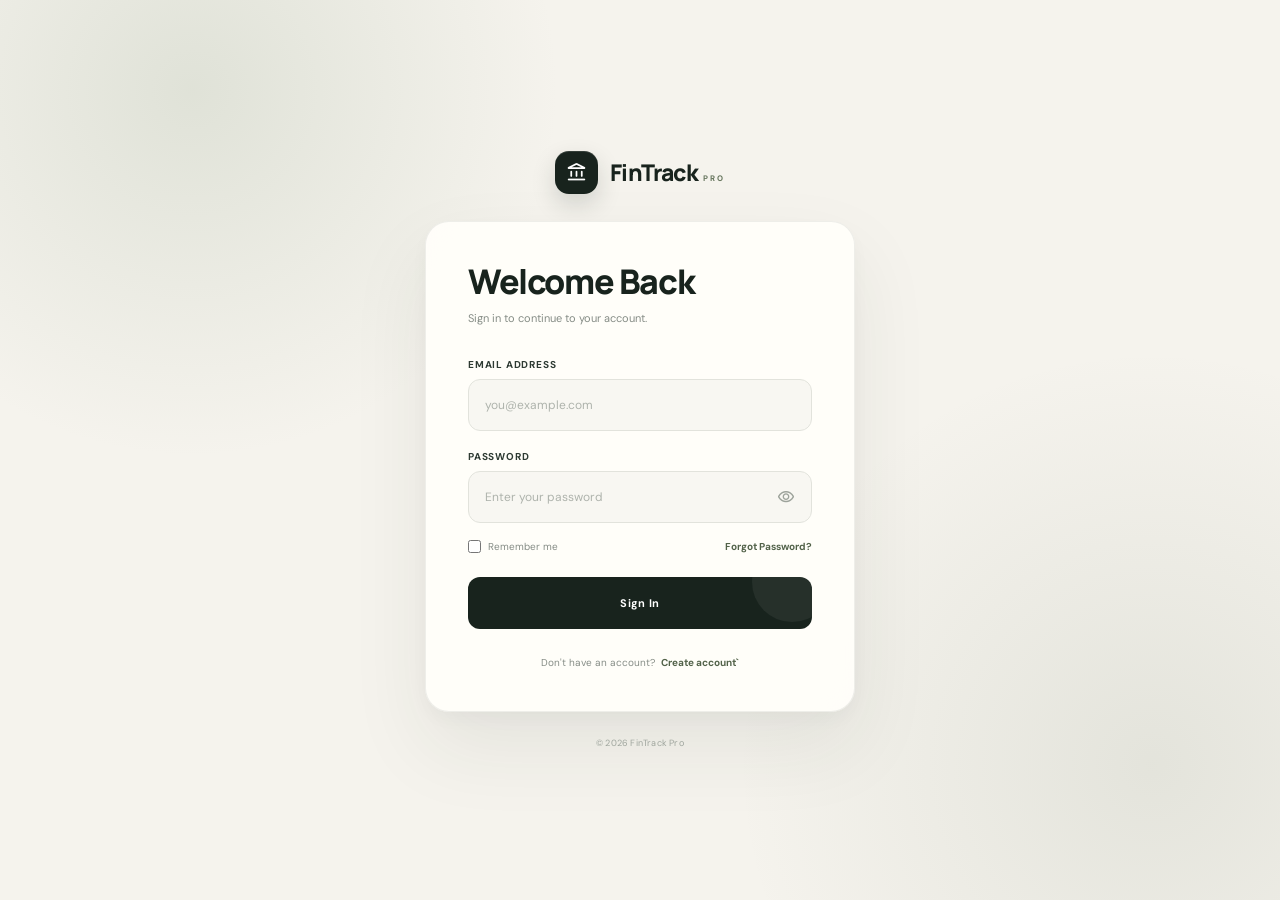
<file: fintrack/index.html>
<!DOCTYPE html>
<html lang="en">
<head>
  <meta charset="UTF-8">
  <meta name="viewport" content="width=device-width, initial-scale=1.0">
  <title>FinTrack Pro - Login</title>
  <link rel="stylesheet" href="auth.css">
  <link rel="stylesheet" href="https://fonts.googleapis.com/css2?family=Material+Symbols+Rounded:opsz,wght,FILL,GRAD@20..48,100..700,0..1,-50..200" />
</head>
<body class="auth-page">
  <main class="auth-container">
    <div class="auth-logo">
      <div class="logo-icon">
        <span class="material-symbols-rounded">account_balance</span>
      </div>

      <div>
        <h1>FinTrack</h1> <span>Pro</span>
      </div>
    </div>

    <section class="auth-card">
      <div class="auth-header">
        <h2 class="authTitle">Welcome Back</h2>
        <p class="authSubtitle">
          Sign in to continue to your account.
        </p>
      </div>

      <form id="authForm">

        <div class="form-group register-field hidden">
          <label for="name">Full Name</label>
          <input type="text" id="name" placeholder="Enter your full name">
        </div>

        <div class="form-group">
          <label for="email">Email Address</label>
          <input type="email" id="email" placeholder="you@example.com" required>
        </div>

        <div class="form-group">
          <label for="password">Password</label>

          <div class="password">
            <input type="password" id="password" placeholder="Enter your password" required>

            <button type="button" class="password-toggle" id="passwordToggle">
              <span class="material-symbols-rounded">
                visibility
                </span>
            </button>
          </div>
        </div>

        <div class="form-options login-only">
          <label class="checkbox-label">
            <input type="checkbox">
            <span>Remember me</span>
          </label>

          <button type="button" class="text-button">
            Forgot Password?
          </button>
        </div>

        <button
        type="submit"
        class="primary-button" id="authSubmit"
        >Sign In</button>
      </form>

      <p class="auth-switch">
        <span id="switchText">
          Don't have an account?
        </span>

        <button type="button" id="switchAuth">
          Create account`
        </button>
      </p>
    </section>

    <p class="auth-footer">
      &copy; 2026 FinTrack Pro
    </p>
  </main>

  <script src="auth.js"></script>
</body>
</html>
</file>
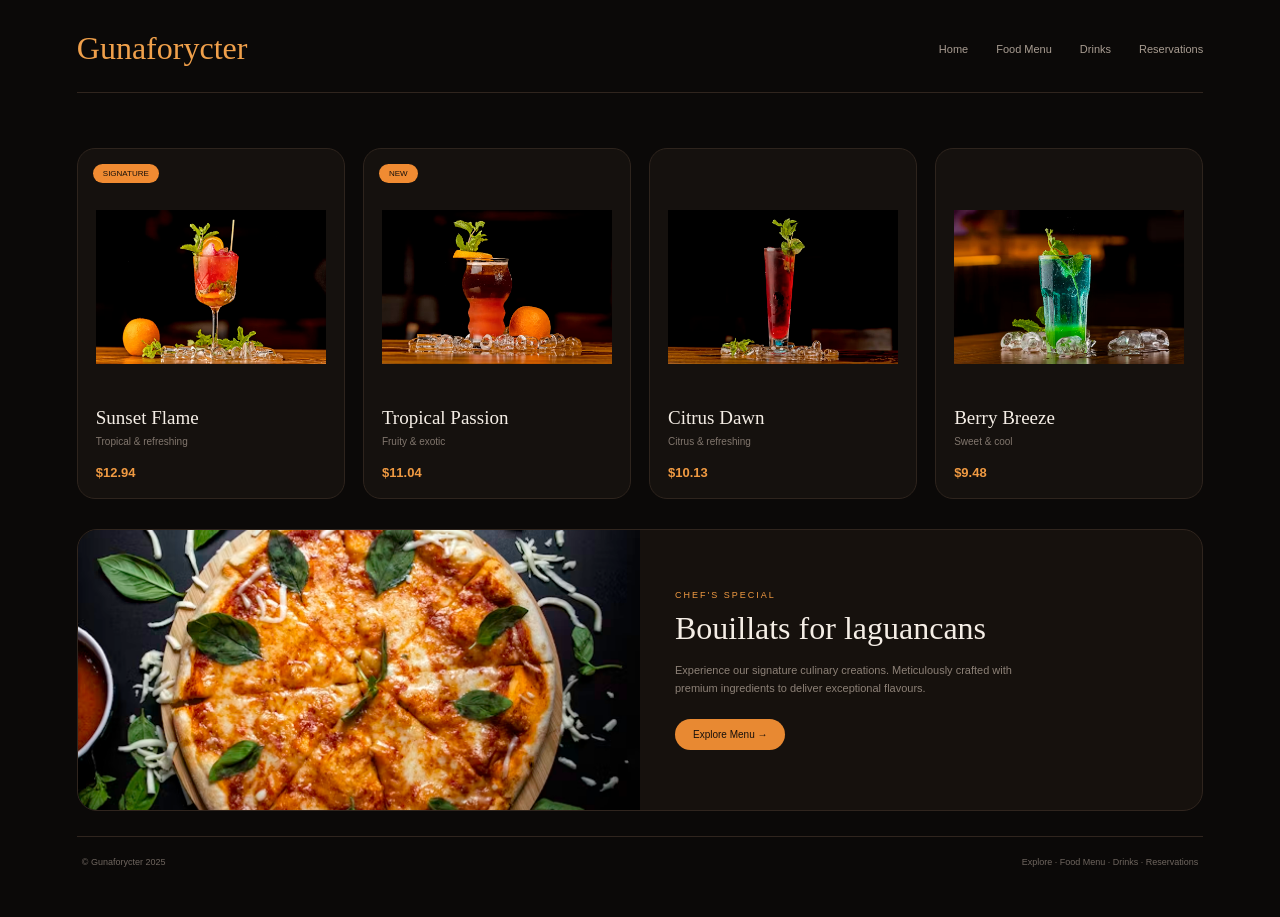
<file: gunaforycter/index.html>
<!DOCTYPE html>
<html lang="en">
<head>
  <meta charset="UTF-8">
  <meta name="viewport" content="width=device-width, initial-scale=1.0">
  <title>Gunaforycter</title>
  <link rel="stylesheet" href="style.css">
</head>

<body>

  <header>
    <h1>Gunaforycter</h1>

    <nav>
      <a href="#">Home</a>
      <a href="#">Food Menu</a>
      <a href="#">Drinks</a>
      <a href="#">Reservations</a>
    </nav>
  </header>

  <main>

    <section class="drinks">

      <div class="drink-card">
        <span>signature</span>
        <img src="./assets/mocktail-one.avif" alt="sunset flame">
        <h2>Sunset Flame</h2>
        <p>Tropical & refreshing</p>
        <strong>$12.94</strong>
      </div>

      <div class="drink-card">
        <span>new</span>
        <img src="./assets/mocktail-two.avif" alt="tropical passion">
        <h2>Tropical Passion</h2>
        <p>Fruity & exotic</p>
        <strong>$11.04</strong>
      </div>

      <div class="drink-card">
        <img src="./assets/mocktail-three.avif" alt="citrus dawn">
        <h2>Citrus Dawn</h2>
        <p>Citrus & refreshing</p>
        <strong>$10.13</strong>
      </div>

      <div class="drink-card">
        <img src="./assets/mocktail-four.avif" alt="berry breeze">
        <h2>Berry Breeze</h2>
        <p>Sweet & cool</p>
        <strong>$9.48</strong>
      </div>

    </section>

    <section class="special">

      <img src="./assets/food.avif" alt="chef's special">

      <div>
        <p>chef's special</p>
        <h2>Bouillats for laguancans</h2>
        <p>
          Experience our signature culinary creations.
          Meticulously crafted with premium ingredients
          to deliver exceptional flavours.
        </p>

        <button>Explore Menu →</button>
      </div>

    </section>

  </main>

  <footer>
    <p>© Gunaforycter 2025</p>
    <p>Explore · Food Menu · Drinks · Reservations</p>
  </footer>

</body>
</html>
</file>
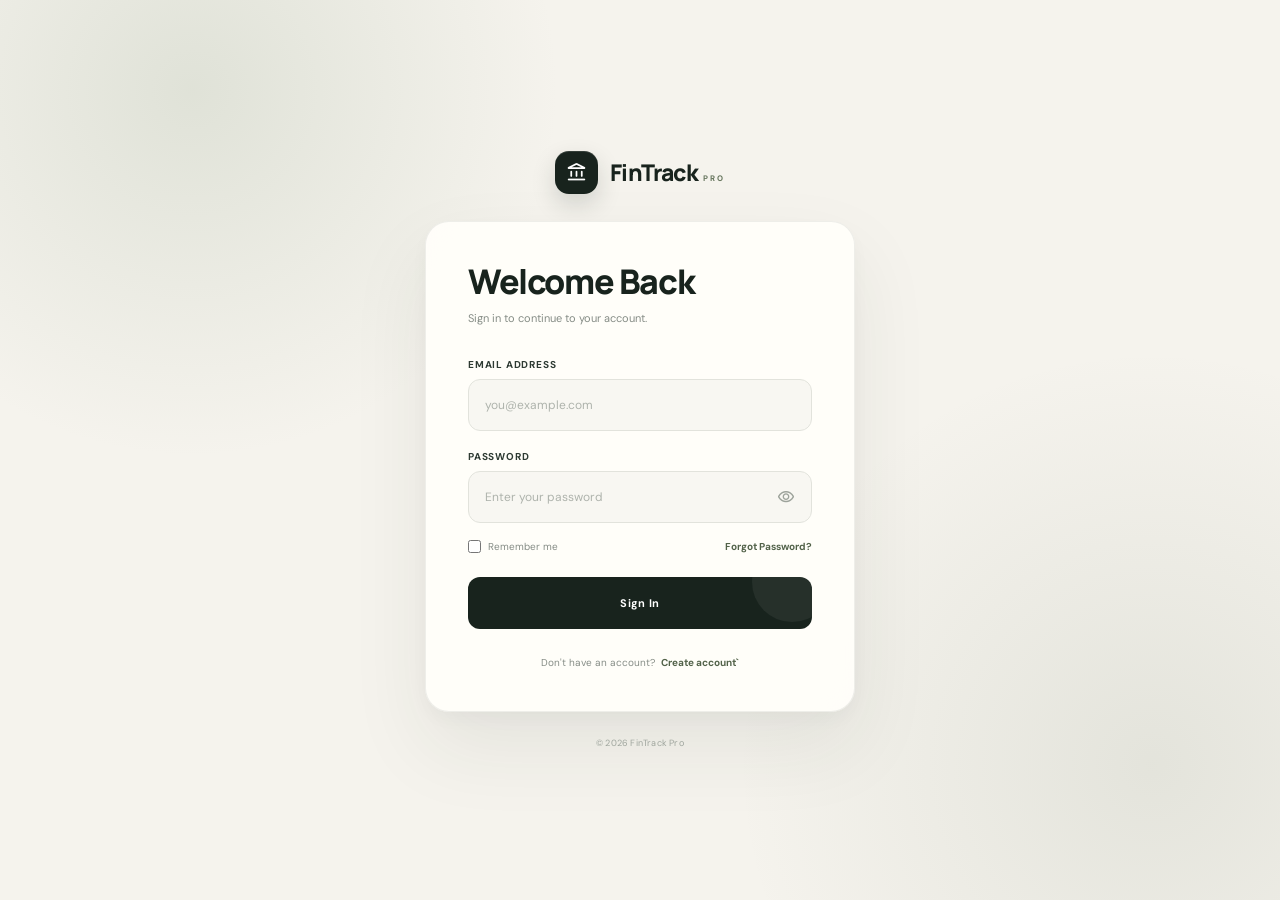
<file: fintrack/dashboard.html>
<!DOCTYPE html>
<html lang="en">
<head>
  <meta charset="UTF-8">
  <meta name="viewport" content="width=device-width, initial-scale=1.0">
  <title>FinTrack Pro — Dashboard</title>

  <link rel="stylesheet" href="style.css">

  <link
    rel="stylesheet"
    href="https://fonts.googleapis.com/css2?family=Material+Symbols+Rounded:opsz,wght,FILL,GRAD@20..48,400,0,0"
  >
</head>

<body class="dashboard-page">

  <main class="app">

    <aside class="sidebar">

      <div class="sidebar-brand">
        <div class="brand-icon">
          <span class="material-symbols-rounded">account_balance</span>
        </div>

        <div>
          <h2>FinTrack Pro</h2>
          <p>Enterprise Finance</p>
        </div>
      </div>

      <nav class="sidebar-nav">

        <button class="nav-item active" data-page="dashboard">
          <span class="material-symbols-rounded">dashboard</span>
          <span>Dashboard</span>
        </button>

        <button class="nav-item" data-page="settings">
          <span class="material-symbols-rounded">settings</span>
          <span>Settings</span>
        </button>

      </nav>

      <button class="add-transaction sidebar-add" id="openTransaction">
        <span class="material-symbols-rounded">add</span>
        Add Transaction
      </button>

    </aside>

    <div class="main-area">

      <header class="top-nav">

        <div></div>

        <div class="user-area">

          <span id="username">aiesha</span>

          <button class="logout-button" id="logoutButton">
            <span class="material-symbols-rounded">logout</span>
            Logout
          </button>

        </div>

      </header>

      <div class="content">

        <section class="page dashboard-view">

          <div class="page-heading">
            <div>
              <h1>Financial Overview</h1>
              <p>Real-time tracking application</p>
            </div>
          </div>

          <div class="stats-grid">

            <article class="stat-card">
              <div class="stat-icon">
                <span class="material-symbols-rounded">account_balance</span>
              </div>

              <div>
                <p>Current Balance</p>
                <h2 id="balance">$0.00</h2>
              </div>
            </article>

            <article class="stat-card income-card">
              <div class="stat-icon">
                <span class="material-symbols-rounded">trending_up</span>
              </div>

              <div>
                <p>Total Income</p>
                <h2 id="income">$0.00</h2>
              </div>
            </article>

            <article class="stat-card expense-card">
              <div class="stat-icon">
                <span class="material-symbols-rounded">trending_down</span>
              </div>

              <div>
                <p>Total Expense</p>
                <h2 id="expense">$0.00</h2>
              </div>
            </article>

            <article class="stat-card">
              <div class="stat-icon">
                <span class="material-symbols-rounded">receipt_long</span>
              </div>

              <div>
                <p>Total Transactions</p>
                <h2 id="transactionCount">0</h2>
              </div>
            </article>

          </div>

          <div class="dashboard-grid">

            <section class="panel chart-panel">

              <div class="panel-heading">
                <h2>Cash Flow Analysis</h2>
              </div>

              <div class="chart-wrapper">

                <div class="chart-legend">
                  <span>
                    <i class="income-dot"></i>
                    Income
                  </span>

                  <span>
                    <i class="expense-dot"></i>
                    Expenses
                  </span>
                </div>

                <div class="chart">
                  <div class="chart-y-axis">
                    <span>1.0</span>
                    <span>0.9</span>
                    <span>0.8</span>
                    <span>0.7</span>
                    <span>0.6</span>
                    <span>0.5</span>
                    <span>0.4</span>
                    <span>0.3</span>
                    <span>0.2</span>
                    <span>0.1</span>
                    <span>0</span>
                  </div>

                  <div class="chart-area" id="chartArea">
                    <div class="empty-chart">
                      Add transactions to see your cash flow.
                    </div>
                  </div>

                  <p class="chart-label">Income vs Expenses</p>
                </div>

              </div>

            </section>

            <section class="panel preferences-panel">

              <h2>Preferences</h2>

              <div class="preference-row">
                <span>Dark Mode</span>

                <label class="switch">
                  <input type="checkbox" id="themeToggle" checked>
                  <span class="slider"></span>
                </label>
              </div>

              <button class="reset-button" id="resetData">
                <span class="material-symbols-rounded">delete</span>
                Reset All Data
              </button>

            </section>

          </div>

          <section class="panel transactions-panel">

            <div class="panel-heading">
              <h2>All Transactions</h2>
            </div>

            <div class="transaction-toolbar">

              <div class="search-box">
                <span class="material-symbols-rounded">search</span>

                <input
                  type="text"
                  id="searchTransactions"
                  placeholder="Search transactions..."
                >
              </div>

              <select id="transactionFilter">
                <option value="all">All Types</option>
                <option value="income">Income</option>
                <option value="expense">Expense</option>
              </select>

            </div>

            <div class="transaction-table">

              <div class="table-header">
                <span>DATE</span>
                <span>DESCRIPTION</span>
                <span>CATEGORY</span>
                <span>AMOUNT</span>
                <span>ACTIONS</span>
              </div>

              <div id="transactionList"></div>

            </div>

          </section>

        </section>

        <section class="page settings-view hidden">

          <div class="page-heading">
            <div>
              <h1>Settings</h1>
              <p>Manage your account profile and app formatting.</p>
            </div>
          </div>

          <section class="panel profile-panel">

            <h2>Profile Details</h2>

            <form id="profileForm">

              <div class="profile-grid">

                <div class="form-group">
                  <label for="profileName">Full Name</label>
                  <input type="text" id="profileName">
                </div>

                <div class="form-group">
                  <label for="currency">Primary Currency</label>

                  <select id="currency">
                    <option value="INR">INR (₹)</option>
                    <option value="USD">USD ($)</option>
                    <option value="EUR">EUR (€)</option>
                    <option value="GBP">GBP (£)</option>
                  </select>
                </div>

              </div>

              <button class="primary-button save-button" type="submit">
                Save Changes
              </button>

            </form>

          </section>

        </section>

      </div>

    </div>

  </main>

  <div class="modal-overlay hidden" id="transactionModal">

    <div class="transaction-modal">

      <div class="modal-header">
        <h2>Add Transaction</h2>

        <button id="closeTransaction">
          <span class="material-symbols-rounded">close</span>
        </button>
      </div>

      <form id="transactionForm">

        <div class="form-group">
          <label for="transactionType">Type</label>

          <select id="transactionType" required>
            <option value="expense">Expense</option>
            <option value="income">Income</option>
          </select>
        </div>

        <div class="form-group">
          <label for="description">Description</label>

          <input
            type="text"
            id="description"
            placeholder="e.g. Amazon, Salary, Coffee"
            required
          >
        </div>

        <div class="form-row">

          <div class="form-group">
            <label for="amount">Amount</label>

            <input
              type="number"
              id="amount"
              min="0"
              step="0.01"
              required
            >
          </div>

          <div class="form-group">
            <label for="date">Date</label>

            <input
              type="date"
              id="date"
              required
            >
          </div>

        </div>

        <div class="form-group">
          <label for="category">Category</label>

          <select id="category" required>
            <option value="">Select a category</option>
            <option value="food">Food</option>
            <option value="shopping">Shopping</option>
            <option value="transport">Transport</option>
            <option value="salary">Salary</option>
            <option value="freelance">Freelance</option>
            <option value="bills">Bills</option>
            <option value="entertainment">Entertainment</option>
            <option value="health">Health</option>
            <option value="other">Other</option>
          </select>
        </div>

        <button class="primary-button" type="submit">
          Add Transaction
        </button>

      </form>

    </div>

  </div>

  <script src="script.js"></script>

</body>
</html>
</file>
<file: fintrack/auth.css>
@import url('https://fonts.googleapis.com/css2?family=DM+Sans:wght@400;500;600;700&family=Manrope:wght@500;600;700;800&display=swap');

* {
  margin: 0;
  padding: 0;
  box-sizing: border-box;
}

:root {
  --ink: #18231d;
  --ink-soft: #2d3a32;

  --olive: #66755d;
  --olive-dark: #526249;

  --sage: #a8b6a0;
  --sage-light: #e6ebe2;

  --cream: #f5f3ed;
  --paper: #fffefa;
  --input: #f8f7f2;

  --text: #263029;
  --muted: #858c85;
  --placeholder: #aeb3ac;

  --border: #e2e3dc;
}

html,
body {
  min-height: 100%;
}

body {
  font-family: "dm sans", sans-serif;
  background: var(--cream);
  color: var(--text);
}

button,
input {
  font: inherit;
}

button {
  cursor: pointer;
}

.hidden {
  display: none !important;
}

/* material icons */

.material-symbols-rounded {
  font-family: "Material Symbols Rounded";
  font-weight: normal;
  font-style: normal;
  font-size: 20px;
  line-height: 1;
  letter-spacing: normal;
  text-transform: none;
  display: inline-block;
  white-space: nowrap;
  word-wrap: normal;
  direction: ltr;
  -webkit-font-feature-settings: "liga";
  -webkit-font-smoothing: antialiased;
  font-feature-settings: "liga";
  font-variation-settings:
    "FILL" 0,
    "wght" 400,
    "GRAD" 0,
    "opsz" 24;
}

/* page */

.auth-page {
  min-height: 100vh;

  display: flex;
  align-items: center;
  justify-content: center;

  padding: 40px 24px;

  background:
    radial-gradient(
      circle at 15% 10%,
      rgba(168, 182, 160, 0.28),
      transparent 27%
    ),
    radial-gradient(
      circle at 90% 85%,
      rgba(102, 117, 93, 0.12),
      transparent 30%
    ),
    var(--cream);
}

/* container */

.auth-container {
  width: 100%;
  max-width: 430px;

  display: flex;
  flex-direction: column;
  align-items: center;
}

/* logo */

.auth-logo {
  display: flex;
  align-items: center;
  gap: 12px;

  margin-bottom: 27px;
}

.logo-icon {
  width: 43px;
  height: 43px;

  display: flex;
  align-items: center;
  justify-content: center;

  border-radius: 14px;

  background: var(--ink);
  color: #fff;

  box-shadow:
    0 10px 25px rgba(24, 35, 29, 0.16),
    inset 0 1px 0 rgba(255, 255, 255, 0.12);
}

.logo-icon .material-symbols-rounded {
  font-size: 21px;
}

.auth-logo > div:last-child {
  display: flex;
  align-items: baseline;
  gap: 5px;
}

.auth-logo h1 {
  font-family: "manrope", serif;

  color: var(--ink);
  font-size: 23px;
  font-weight: 800;

  letter-spacing: -0.8px;
}

.auth-logo > div:last-child span {
  color: var(--olive);

  font-size: 8px;
  font-weight: 700;

  text-transform: uppercase;
  letter-spacing: 2px;
}

/* card */

.auth-card {
  width: 100%;

  padding: 42px;

  background: rgba(255, 254, 250, 0.94);

  border: 1px solid rgba(24, 35, 29, 0.07);
  border-radius: 24px;

  box-shadow:
    0 35px 80px rgba(38, 48, 41, 0.08),
    0 8px 25px rgba(38, 48, 41, 0.04);

  backdrop-filter: blur(20px);
}

/* header */

.auth-header {
  margin-bottom: 31px;
}

.auth-header h2 {
  font-family: "manrope", serif;

  color: var(--ink);

  font-size: 34px;
  font-weight: 800;

  line-height: 1.05;
  letter-spacing: -1.4px;
}

.auth-header p {
  max-width: 280px;

  margin-top: 10px;

  color: var(--muted);

  font-size: 11px;
  line-height: 1.65;
}

/* form */

.auth-card form {
  display: flex;
  flex-direction: column;
  gap: 19px;
}

.form-group {
  display: flex;
  flex-direction: column;
  gap: 8px;
}

.form-group label {
  color: var(--ink-soft);

  font-size: 10px;
  font-weight: 700;

  text-transform: uppercase;
  letter-spacing: 0.8px;
}

.form-group input {
  width: 100%;
  height: 52px;

  padding: 0 16px;

  border: 1px solid var(--border);
  border-radius: 12px;

  outline: none;

  background: var(--input);
  color: var(--text);

  font-size: 12px;

  transition:
    border-color 0.2s ease,
    background 0.2s ease,
    box-shadow 0.2s ease;
}

.form-group input:hover {
  border-color: #cfd3ca;
}

.form-group input::placeholder {
  color: var(--placeholder);
}

.form-group input:focus {
  border-color: var(--olive);

  background: var(--paper);

  box-shadow:
    0 0 0 3px rgba(102, 117, 93, 0.1),
    0 8px 20px rgba(38, 48, 41, 0.035);
}

/* password */

.password {
  position: relative;
}

.password input {
  padding-right: 50px;
}

.password-toggle {
  position: absolute;

  top: 8px;
  right: 8px;

  width: 36px;
  height: 36px;

  display: flex;
  align-items: center;
  justify-content: center;

  border: 0;
  border-radius: 9px;

  background: transparent;
  color: #9da39b;

  transition:
    background 0.2s ease,
    color 0.2s ease;
}

.password-toggle:hover {
  background: var(--sage-light);
  color: var(--olive-dark);
}

.password-toggle .material-symbols-rounded {
  font-size: 18px;
}

/* options */

.form-options {
  display: flex;
  align-items: center;
  justify-content: space-between;

  margin-top: -2px;
}

.checkbox-label {
  display: flex;
  align-items: center;
  gap: 7px;

  color: var(--muted);

  font-size: 10px;
}

.checkbox-label input {
  width: 13px;
  height: 13px;

  accent-color: var(--olive);

  cursor: pointer;
}

.text-button {
  padding: 0;

  border: 0;

  background: transparent;
  color: var(--olive-dark);

  font-size: 10px;
  font-weight: 700;

  transition: color 0.2s ease;
}

.text-button:hover {
  color: var(--ink);
}

/* button */

.primary-button {
  position: relative;

  width: 100%;
  height: 52px;

  margin-top: 5px;

  overflow: hidden;

  border: 0;
  border-radius: 12px;

  background: var(--ink);
  color: #fff;

  font-size: 11px;
  font-weight: 700;

  letter-spacing: 0.3px;

  transition:
    transform 0.2s ease,
    background 0.2s ease,
    box-shadow 0.2s ease;
}

.primary-button::after {
  content: "";

  position: absolute;

  width: 80px;
  height: 80px;

  top: -35px;
  right: -20px;

  border-radius: 50%;

  background: rgba(255, 255, 255, 0.06);
}

.primary-button:hover {
  background: var(--olive-dark);

  transform: translateY(-2px);

  box-shadow:
    0 14px 28px rgba(24, 35, 29, 0.15),
    0 4px 10px rgba(24, 35, 29, 0.08);
}

.primary-button:active {
  transform: translateY(0);
}

/* account switch */

.auth-switch {
  margin-top: 27px;

  text-align: center;

  color: var(--muted);

  font-size: 10px;
}

.auth-switch button {
  margin-left: 3px;
  padding: 0;

  border: 0;

  background: transparent;
  color: var(--olive-dark);

  font-weight: 700;

  transition: color 0.2s ease;
}

.auth-switch button:hover {
  color: var(--ink);
}

/* footer */

.auth-footer {
  margin-top: 25px;

  color: #a5aaa3;

  font-size: 9px;
  letter-spacing: 0.2px;
}

/* mobile */

@media (max-width: 500px) {
  .auth-page {
    padding: 24px 16px;
  }

  .auth-logo {
    margin-bottom: 22px;
  }

  .logo-icon {
    width: 40px;
    height: 40px;
  }

  .auth-logo h1 {
    font-size: 21px;
  }

  .auth-card {
    padding: 32px 23px;

    border-radius: 20px;
  }

  .auth-header h2 {
    font-size: 30px;
  }
}

@media (max-width: 360px) {
  .auth-page {
    padding: 18px 12px;
  }

  .auth-card {
    padding: 28px 18px;
  }
}
</file>
<file: gunaforycter/style.css>
* {
  margin: 0;
  padding: 0;
  box-sizing: border-box;
}

html,
body {
  width: 100%;
  min-height: 100%;
  font-family: 'Segoe UI', sans-serif;
  background: #0b0908;
  color: #f5eee6;
}

body {
  padding: 30px 6%;
}

header {
  position: relative;
  display: flex;
  align-items: center;
  justify-content: space-between;
  padding-bottom: 25px;
  border-bottom: 1px solid #30251e;
}

header h1 {
  font-family: Georgia, serif;
  font-size: 32px;
  font-weight: 400;
  color: #f0a04b;
}

nav {
  display: flex;
  gap: 28px;
}

nav a {
  color: #a99d92;
  text-decoration: none;
  font-size: 11px;
}

.drinks {
  position: relative;
  display: flex;
  gap: 18px;
  margin-top: 55px;
}

.drink-card {
  position: relative;
  flex: 1;
  min-height: 350px;
  padding: 18px;
  border-radius: 18px;
  background: #15110e;
  border: 1px solid #2e241d;
  text-align: left;
  transition: transform 0.3s ease;
}

.drink-card:hover {
  transform: translateY(-8px);
}

.drink-card span {
  position: absolute;
  top: 15px;
  left: 15px;
  z-index: 2;
  padding: 5px 10px;
  border-radius: 20px;
  background: #f08b32;
  color: #17100b;
  font-size: 8px;
  text-transform: uppercase;
}

.drink-card img {
  display: block;
  width: 100%;
  height: 210px;
  object-fit: contain;
  margin-top: 15px;
}

.drink-card h2 {
  margin-top: 15px;
  font-family: Georgia, serif;
  font-size: 19px;
  font-weight: 400;
}

.drink-card p {
  margin-top: 7px;
  color: #81766d;
  font-size: 10px;
}

.drink-card strong {
  display: block;
  margin-top: 18px;
  color: #f09a42;
  font-size: 13px;
}

.special {
  position: relative;
  display: flex;
  align-items: stretch;
  gap: 0;
  margin-top: 30px;
  overflow: hidden;
  border-radius: 20px;
  background: #16110d;
  border: 1px solid #30251e;
}

.special img {
  width: 50%;
  height: 280px;
  object-fit: cover;
}

.special div {
  display: flex;
  flex-direction: column;
  justify-content: center;
  padding: 35px;
}

.special div > p:first-child {
  color: #f09a42;
  font-size: 9px;
  letter-spacing: 2px;
  text-transform: uppercase;
}

.special h2 {
  margin: 10px 0 15px;
  font-family: Georgia, serif;
  font-size: 32px;
  font-weight: 400;
}

.special div > p:nth-of-type(2) {
  max-width: 350px;
  color: #8d8177;
  font-size: 11px;
  line-height: 1.6;
}

.special button {
  width: fit-content;
  margin-top: 22px;
  padding: 10px 18px;
  border: none;
  border-radius: 20px;
  background: #e88932;
  color: #17100b;
  font-size: 10px;
  cursor: pointer;
}

footer {
  display: flex;
  justify-content: space-between;
  padding: 20px 5px;
  margin-top: 25px;
  border-top: 1px solid #30251e;
  color: #6f665f;
  font-size: 9px;
}
</file>
<file: fintrack/style.css>
@import url('https://fonts.googleapis.com/css2?family=DM+Sans:wght@400;500;600;700&family=Manrope:wght@500;600;700;800&family=Material+Symbols+Rounded:opsz,wght,FILL,GRAD@20..48,400,0,0');

* {
  margin: 0;
  padding: 0;
  box-sizing: border-box;
}

:root {
  /* light theme */
  --background: #f2f4f0;
  --surface: #ffffff;
  --surface-soft: #f8faf7;

  --sidebar: #17231c;
  --sidebar-soft: #25352b;
  --sidebar-border: rgba(255, 255, 255, 0.08);

  --primary: #64806b;
  --primary-dark: #4f6856;
  --primary-soft: #e5ede6;

  --income: #4d8061;
  --income-soft: #e7f1ea;

  --expense: #b8665b;
  --expense-soft: #f5e9e6;

  --text: #1e2821;
  --text-soft: #425047;
  --muted: #7f8b82;

  --border: #dfe5df;
  --border-dark: #cfd8d0;

  --chart-grid: rgba(100, 128, 107, 0.09);

  --overlay: rgba(17, 30, 22, 0.55);

  --shadow-color: rgba(28, 43, 34, 0.06);

  --white: #ffffff;
  --black: #111612;
}

html.dark-mode {
  color-scheme: dark;

  /* dark theme */
  --background: #101612;
  --surface: #171e19;
  --surface-soft: #1d261f;

  --sidebar: #0b100d;
  --sidebar-soft: #1b2820;
  --sidebar-border: rgba(255, 255, 255, 0.07);

  --primary: #91aa96;
  --primary-dark: #7f9984;
  --primary-soft: #27352c;

  --income: #82b394;
  --income-soft: #20352a;

  --expense: #d38378;
  --expense-soft: #3a2724;

  --text: #edf2ed;
  --text-soft: #c5cec7;
  --muted: #89958d;

  --border: #29342d;
  --border-dark: #364139;

  --chart-grid: rgba(145, 170, 150, 0.08);

  --overlay: rgba(3, 8, 5, 0.76);

  --shadow-color: rgba(0, 0, 0, 0.2);

  --white: #ffffff;
  --black: #070a08;
}

html {
  min-height: 100%;
  background: var(--background);

  transition:
    background-color 0.25s ease,
    color 0.25s ease;
}

body {
  min-height: 100vh;

  background: var(--background);
  color: var(--text);

  font-family: "dm sans", sans-serif;

  -webkit-font-smoothing: antialiased;
  text-rendering: optimizeLegibility;

  transition:
    background-color 0.25s ease,
    color 0.25s ease;
}

button,
input,
select {
  font: inherit;
}

button {
  cursor: pointer;
}

.hidden {
  display: none !important;
}

/* material icons */

.material-symbols-rounded {
  font-family: "material symbols rounded";

  font-weight: normal;
  font-style: normal;

  font-size: 20px;
  line-height: 1;

  letter-spacing: normal;
  text-transform: none;

  display: inline-block;

  white-space: nowrap;
  word-wrap: normal;
  direction: ltr;

  -webkit-font-feature-settings: "liga";
  -webkit-font-smoothing: antialiased;

  font-feature-settings: "liga";

  font-variation-settings:
    "FILL" 0,
    "wght" 400,
    "GRAD" 0,
    "opsz" 24;
}

/* app */

.app {
  min-height: 100vh;

  display: flex;

  background: var(--background);

  transition: background-color 0.25s ease;
}

/* sidebar */

.sidebar {
  width: 245px;
  min-height: 100vh;

  position: fixed;
  inset: 0 auto 0 0;

  z-index: 10;

  padding: 27px 17px 18px;

  background: var(--sidebar);
  color: var(--white);

  display: flex;
  flex-direction: column;

  border-right: 1px solid var(--sidebar-border);

  transition:
    background-color 0.25s ease,
    border-color 0.25s ease;
}

/* brand */

.sidebar-brand {
  display: flex;
  align-items: center;

  gap: 12px;

  padding: 5px 10px;

  margin-bottom: 48px;
}

.sidebar-brand .brand-icon {
  width: 40px;
  height: 40px;

  flex-shrink: 0;

  display: flex;
  align-items: center;
  justify-content: center;

  border-radius: 12px;

  background: var(--primary);

  color: var(--white);

  box-shadow:
    0 8px 20px rgba(0, 0, 0, 0.16),
    inset 0 1px 0 rgba(255, 255, 255, 0.08);

  transition:
    background-color 0.25s ease,
    box-shadow 0.25s ease;
}

.sidebar-brand .brand-icon .material-symbols-rounded {
  font-size: 21px;
}

.sidebar-brand h2 {
  color: #f5f7f4;

  font-family: "manrope", sans-serif;

  font-size: 15px;
  font-weight: 700;

  letter-spacing: -0.4px;
}

.sidebar-brand p {
  margin-top: 3px;

  color: rgba(255, 255, 255, 0.42);

  font-size: 9px;
  font-weight: 600;

  letter-spacing: 1.1px;
  text-transform: uppercase;
}

/* navigation */

.sidebar-nav {
  display: flex;
  flex-direction: column;

  gap: 6px;
}

.nav-item {
  width: 100%;
  height: 45px;

  padding: 0 13px;

  border: 0;
  border-radius: 10px;

  background: transparent;

  color: rgba(255, 255, 255, 0.48);

  display: flex;
  align-items: center;

  gap: 12px;

  text-align: left;

  font-size: 11px;
  font-weight: 600;

  transition:
    background-color 0.2s ease,
    color 0.2s ease,
    transform 0.2s ease;
}

.nav-item .material-symbols-rounded {
  font-size: 19px;
}

.nav-item:hover {
  background: rgba(255, 255, 255, 0.055);

  color: rgba(255, 255, 255, 0.9);

  transform: translateX(1px);
}

.nav-item.active {
  background: var(--sidebar-soft);

  color: #ffffff;

  box-shadow:
    inset 3px 0 0 var(--primary),
    0 4px 12px rgba(0, 0, 0, 0.08);
}

.nav-item.active .material-symbols-rounded {
  color: var(--primary);
}

/* add transaction */

.sidebar-add {
  margin-top: auto;
}

.add-transaction {
  width: 100%;
  min-height: 47px;

  padding: 0 14px;

  border: 0;
  border-radius: 11px;

  background: var(--primary);
  color: var(--white);

  display: flex;
  align-items: center;
  justify-content: center;

  gap: 7px;

  font-size: 11px;
  font-weight: 700;

  transition:
    background-color 0.2s ease,
    transform 0.2s ease,
    box-shadow 0.2s ease;
}

.add-transaction:hover {
  background: var(--primary-dark);

  transform: translateY(-1px);

  box-shadow:
    0 9px 20px rgba(0, 0, 0, 0.16);
}

/* main */

.main-area {
  width: calc(100% - 245px);

  margin-left: 245px;

  min-height: 100vh;

  background: var(--background);

  transition: background-color 0.25s ease;
}

/* top navigation */

.top-nav {
  height: 70px;

  padding: 0 35px;

  background: color-mix(
    in srgb,
    var(--surface) 88%,
    transparent
  );

  border-bottom: 1px solid var(--border);

  backdrop-filter: blur(18px);

  display: flex;
  justify-content: space-between;
  align-items: center;

  position: sticky;
  top: 0;

  z-index: 5;

  transition:
    background-color 0.25s ease,
    border-color 0.25s ease;
}

.user-area {
  display: flex;
  align-items: center;

  gap: 16px;

  margin-left: auto;
}

.user-area > span {
  color: var(--text);

  font-family: "manrope", sans-serif;

  font-size: 11px;
  font-weight: 700;

  transition: color 0.25s ease;
}

.logout-button {
  height: 36px;

  padding: 0 12px;

  border: 1px solid var(--border);

  border-radius: 9px;

  background: var(--surface);

  color: var(--text-soft);

  display: flex;
  align-items: center;

  gap: 6px;

  font-size: 10px;
  font-weight: 600;

  transition:
    border-color 0.2s ease,
    color 0.2s ease,
    background-color 0.2s ease;
}

.logout-button .material-symbols-rounded {
  font-size: 17px;
}

.logout-button:hover {
  border-color: var(--primary);

  background: var(--primary-soft);

  color: var(--primary-dark);
}

/* content */

.content {
  width: 100%;

  max-width: 1500px;

  padding: 35px;
}

/* headings */

.page-heading {
  display: flex;
  align-items: flex-end;
  justify-content: space-between;

  margin-bottom: 27px;
}

.page-heading h1 {
  color: var(--text);

  font-family: "manrope", sans-serif;

  font-size: 31px;
  font-weight: 800;

  line-height: 1.05;

  letter-spacing: -1.5px;
}

.page-heading p {
  margin-top: 8px;

  color: var(--muted);

  font-size: 11px;
}

/* stats */

.stats-grid {
  display: grid;

  grid-template-columns: repeat(4, 1fr);

  gap: 15px;

  margin-bottom: 20px;
}

.stat-card {
  min-height: 138px;

  padding: 21px;

  position: relative;

  overflow: hidden;

  border: 1px solid var(--border);

  border-radius: 16px;

  background: var(--surface);

  box-shadow:
    0 7px 22px var(--shadow-color),
    0 1px 2px var(--shadow-color);

  transition:
    background-color 0.25s ease,
    border-color 0.25s ease,
    transform 0.2s ease,
    box-shadow 0.2s ease;
}

.stat-card:hover {
  transform: translateY(-2px);

  box-shadow:
    0 14px 30px var(--shadow-color),
    0 2px 5px var(--shadow-color);
}

.stat-card::after {
  content: "";

  width: 90px;
  height: 90px;

  position: absolute;

  right: -38px;
  bottom: -38px;

  border-radius: 50%;

  background: color-mix(
    in srgb,
    var(--primary) 8%,
    transparent
  );
}

.stat-card .stat-icon {
  width: 36px;
  height: 36px;

  margin-bottom: 18px;

  border-radius: 10px;

  background: var(--primary-soft);

  color: var(--primary-dark);

  display: flex;
  align-items: center;
  justify-content: center;

  transition:
    background-color 0.25s ease,
    color 0.25s ease;
}

.stat-card .stat-icon .material-symbols-rounded {
  font-size: 19px;
}

.stat-card p {
  color: var(--muted);

  font-size: 9px;
  font-weight: 700;

  text-transform: uppercase;

  letter-spacing: 0.7px;
}

.stat-card h2 {
  margin-top: 5px;

  color: var(--text);

  font-family: "manrope", sans-serif;

  font-size: 24px;
  font-weight: 800;

  letter-spacing: -1px;
}

.income-card .stat-icon {
  background: var(--income-soft);
  color: var(--income);
}

.income-card h2 {
  color: var(--income);
}

.expense-card .stat-icon {
  background: var(--expense-soft);
  color: var(--expense);
}

.expense-card h2 {
  color: var(--expense);
}

/* dashboard grid */

.dashboard-grid {
  display: grid;

  grid-template-columns:
    minmax(0, 2fr)
    minmax(275px, 0.8fr);

  gap: 20px;

  margin-bottom: 20px;
}

/* panels */

.panel {
  padding: 23px;

  border: 1px solid var(--border);

  border-radius: 17px;

  background: var(--surface);

  box-shadow:
    0 7px 22px var(--shadow-color),
    0 1px 2px var(--shadow-color);

  transition:
    background-color 0.25s ease,
    border-color 0.25s ease,
    box-shadow 0.25s ease;
}

.panel-heading {
  margin-bottom: 18px;
}

.panel-heading h2,
.panel > h2 {
  color: var(--text);

  font-family: "manrope", sans-serif;

  font-size: 17px;
  font-weight: 800;

  letter-spacing: -0.6px;
}

/* chart */

.chart-wrapper {
  height: 270px;

  padding: 16px 18px 10px;

  border: 1px solid var(--border);

  border-radius: 13px;

  background: var(--surface-soft);

  transition:
    background-color 0.25s ease,
    border-color 0.25s ease;
}

.chart-legend {
  height: 28px;

  display: flex;
  justify-content: flex-end;
  align-items: center;

  gap: 18px;

  color: var(--muted);

  font-size: 10px;
}

.chart-legend span {
  display: flex;
  align-items: center;

  gap: 6px;
}

.chart-legend i {
  width: 8px;
  height: 8px;

  border-radius: 50%;

  display: block;
}

.income-dot {
  background: var(--income);
}

.expense-dot {
  background: var(--expense);
}

.chart {
  position: relative;

  height: calc(100% - 28px);
}

.chart-y-axis {
  position: absolute;

  top: 0;
  left: 0;
  bottom: 26px;

  width: 28px;

  display: flex;
  flex-direction: column;
  justify-content: space-between;

  color: var(--muted);

  font-size: 8px;
}

.chart-area {
  position: absolute;

  top: 0;
  right: 0;
  bottom: 28px;
  left: 34px;

  background-image:
    linear-gradient(
      to bottom,
      var(--chart-grid) 1px,
      transparent 1px
    );

  background-size: 100% 20%;
}

.empty-chart {
  height: 100%;

  display: flex;
  align-items: center;
  justify-content: center;

  color: var(--muted);

  font-size: 10px;
}

.chart-label {
  position: absolute;

  left: 34px;
  right: 0;

  bottom: 2px;

  color: var(--muted);

  text-align: center;

  font-size: 9px;
}

/* preferences */

.preferences-panel {
  min-height: 220px;
}

.preferences-panel > h2 {
  margin-bottom: 27px;
}

.preference-row {
  display: flex;
  align-items: center;
  justify-content: space-between;

  padding-bottom: 17px;

  border-bottom: 1px solid var(--border);

  color: var(--text);

  font-size: 11px;
  font-weight: 700;
}

/* switch */

.switch {
  width: 43px;
  height: 24px;

  position: relative;

  display: block;
}

.switch input {
  opacity: 0;

  width: 0;
  height: 0;
}

.slider {
  position: absolute;

  inset: 0;

  border-radius: 20px;

  background: var(--border-dark);

  transition:
    background-color 0.25s ease;
}

.slider::before {
  content: "";

  width: 18px;
  height: 18px;

  position: absolute;

  left: 3px;
  top: 3px;

  border-radius: 50%;

  background: #ffffff;

  transition: transform 0.2s ease;

  box-shadow:
    0 2px 5px rgba(0, 0, 0, 0.12);
}

.switch input:checked + .slider {
  background: var(--primary);
}

.switch input:checked + .slider::before {
  transform: translateX(19px);
}

/* reset */

.reset-button {
  width: 100%;
  height: 39px;

  margin-top: 18px;

  border: 1px solid color-mix(
    in srgb,
    var(--expense) 25%,
    var(--border)
  );

  border-radius: 9px;

  background: var(--expense-soft);

  color: var(--expense);

  display: flex;
  align-items: center;
  justify-content: center;

  gap: 6px;

  font-size: 10px;
  font-weight: 700;

  transition:
    background-color 0.2s ease,
    border-color 0.2s ease;
}

.reset-button:hover {
  background: color-mix(
    in srgb,
    var(--expense) 14%,
    var(--surface)
  );

  border-color: var(--expense);
}

/* transactions */

.transactions-panel {
  margin-bottom: 30px;
}

.transaction-toolbar {
  display: grid;

  grid-template-columns: 1fr 180px;

  gap: 10px;

  margin-bottom: 12px;
}

.search-box {
  height: 42px;

  padding: 0 13px;

  border: 1px solid var(--border);

  border-radius: 10px;

  background: var(--surface-soft);

  display: flex;
  align-items: center;

  gap: 8px;

  color: var(--muted);

  transition:
    border-color 0.2s ease,
    background-color 0.2s ease;
}

.search-box:focus-within {
  border-color: var(--primary);

  background: var(--surface);
}

.search-box .material-symbols-rounded {
  font-size: 18px;
}

.search-box input {
  width: 100%;

  border: 0;
  outline: 0;

  background: transparent;

  color: var(--text);

  font-size: 11px;
}

.search-box input::placeholder {
  color: var(--muted);
}

.transaction-toolbar select,
.form-group select,
.form-group input {
  width: 100%;
  height: 42px;

  padding: 0 12px;

  border: 1px solid var(--border);

  border-radius: 10px;

  outline: 0;

  background: var(--surface-soft);

  color: var(--text);

  font-size: 11px;

  transition:
    border-color 0.2s ease,
    background-color 0.2s ease,
    color 0.2s ease;
}

.transaction-toolbar select:focus,
.form-group select:focus,
.form-group input:focus {
  border-color: var(--primary);

  background: var(--surface);
}

.form-group input::placeholder {
  color: var(--muted);
}

/* table */

.table-header,
.transaction-row {
  display: grid;

  grid-template-columns:
    100px
    1.5fr
    1fr
    1fr
    90px;

  align-items: center;
}

.table-header {
  min-height: 38px;

  border-bottom: 1px solid var(--border);

  color: var(--muted);

  font-size: 8px;
  font-weight: 700;

  letter-spacing: 0.9px;
}

.transaction-row {
  min-height: 58px;

  border-bottom: 1px solid var(--border);

  color: var(--text);

  font-size: 11px;

  transition:
    background-color 0.2s ease,
    border-color 0.25s ease;
}

.transaction-row:hover {
  background: color-mix(
    in srgb,
    var(--primary) 4%,
    transparent
  );
}

.transaction-row .income {
  color: var(--income);

  font-weight: 700;
}

.transaction-row .expense {
  color: var(--expense);

  font-weight: 700;
}

.transaction-actions {
  display: flex;

  gap: 4px;
}

.transaction-actions button {
  width: 29px;
  height: 29px;

  border: 1px solid var(--border);

  border-radius: 8px;

  background: var(--surface);

  color: var(--muted);

  transition:
    border-color 0.2s ease,
    color 0.2s ease,
    background-color 0.2s ease;
}

.transaction-actions button:hover {
  border-color: var(--primary);

  background: var(--primary-soft);

  color: var(--primary-dark);
}

.empty-transactions {
  min-height: 100px;

  display: flex;
  align-items: center;
  justify-content: center;

  color: var(--muted);

  font-size: 11px;
}

/* settings */

.profile-panel {
  max-width: 760px;
}

.profile-panel > h2 {
  margin-bottom: 25px;
}

.profile-grid {
  display: grid;

  grid-template-columns: 1fr 1fr;

  gap: 18px;
}

.form-group {
  display: flex;
  flex-direction: column;

  gap: 8px;
}

.form-group label {
  color: var(--text-soft);

  font-size: 10px;
  font-weight: 700;

  text-transform: uppercase;

  letter-spacing: 0.7px;
}

.save-button {
  width: 140px;

  margin-top: 35px;
}

.primary-button {
  min-height: 43px;

  padding: 0 18px;

  border: 0;

  border-radius: 10px;

  background: var(--primary);

  color: var(--white);

  font-size: 11px;
  font-weight: 700;

  transition:
    background-color 0.2s ease,
    transform 0.2s ease,
    box-shadow 0.2s ease;
}

.primary-button:hover {
  background: var(--primary-dark);

  transform: translateY(-1px);

  box-shadow:
    0 8px 18px color-mix(
      in srgb,
      var(--primary-dark) 20%,
      transparent
    );
}

/* modal */

.modal-overlay {
  position: fixed;

  inset: 0;

  z-index: 100;

  padding: 20px;

  background: var(--overlay);

  backdrop-filter: blur(7px);

  display: flex;
  align-items: center;
  justify-content: center;

  transition:
    background-color 0.25s ease;
}

.transaction-modal {
  width: 430px;

  max-width: 100%;

  padding: 28px;

  border: 1px solid var(--border);

  border-radius: 21px;

  background: var(--surface);

  box-shadow:
    0 35px 90px var(--shadow-color),
    0 5px 20px var(--shadow-color);

  transition:
    background-color 0.25s ease,
    border-color 0.25s ease;
}

.modal-header {
  display: flex;
  align-items: center;
  justify-content: space-between;

  margin-bottom: 25px;
}

.modal-header h2 {
  color: var(--text);

  font-family: "manrope", sans-serif;

  font-size: 21px;
  font-weight: 800;

  letter-spacing: -0.8px;
}

.modal-header button {
  width: 32px;
  height: 32px;

  border: 0;

  border-radius: 50%;

  background: var(--surface-soft);

  color: var(--muted);

  display: flex;
  align-items: center;
  justify-content: center;

  transition:
    background-color 0.2s ease,
    color 0.2s ease;
}

.modal-header button:hover {
  background: var(--expense-soft);

  color: var(--expense);
}

.transaction-modal form {
  display: flex;
  flex-direction: column;

  gap: 16px;
}

.form-row {
  display: grid;

  grid-template-columns: 1fr 1fr;

  gap: 14px;
}

.transaction-modal .primary-button {
  width: 100%;

  margin-top: 8px;
}

/* toast */

.fintrack-toast {
  position: fixed;

  right: 25px;
  bottom: 25px;

  z-index: 999;

  min-width: 220px;

  padding: 12px 16px;

  border: 1px solid var(--border);

  border-radius: 11px;

  background: var(--sidebar);

  color: var(--white);

  font-size: 10px;
  font-weight: 600;

  box-shadow:
    0 15px 35px var(--shadow-color);

  opacity: 0;

  transform: translateY(10px);

  pointer-events: none;

  transition:
    opacity 0.2s ease,
    transform 0.2s ease,
    background-color 0.25s ease,
    color 0.25s ease;
}

.fintrack-toast.show {
  opacity: 1;

  transform: translateY(0);
}

.fintrack-toast.error {
  background: var(--expense);

  color: var(--white);
}

.cash-flow-svg {
  position: absolute;
  inset: 0;

  width: 100%;
  height: 100%;

  display: block;

  overflow: visible;
}

/* modal animation */

@keyframes modalIn {
  from {
    opacity: 0;

    transform:
      translateY(10px)
      scale(0.98);
  }

  to {
    opacity: 1;

    transform:
      translateY(0)
      scale(1);
  }
}

@keyframes modalOut {
  from {
    opacity: 1;

    transform:
      translateY(0)
      scale(1);
  }

  to {
    opacity: 0;

    transform:
      translateY(8px)
      scale(0.98);
  }
}

.transaction-modal {
  animation: none;
}

/* responsive */

@media (max-width: 1100px) {
  .stats-grid {
    grid-template-columns: repeat(2, 1fr);
  }

  .dashboard-grid {
    grid-template-columns: 1fr;
  }
}

@media (max-width: 800px) {
  .sidebar {
    width: 190px;
  }

  .main-area {
    width: calc(100% - 190px);

    margin-left: 190px;
  }

  .content {
    padding: 25px;
  }

  .profile-grid {
    grid-template-columns: 1fr;
  }
}

@media (max-width: 620px) {
  .sidebar {
    width: 68px;

    padding: 25px 9px;
  }

  .sidebar-brand {
    justify-content: center;

    padding: 0;
  }

  .sidebar-brand > div:last-child,
  .nav-item span:last-child {
    display: none;
  }

  .nav-item {
    justify-content: center;

    padding: 0;
  }

  .main-area {
    width: calc(100% - 68px);

    margin-left: 68px;
  }

  .content {
    padding: 20px 14px;
  }

  .top-nav {
    padding: 0 15px;
  }

  .stats-grid {
    grid-template-columns: 1fr;
  }

  .transaction-toolbar {
    grid-template-columns: 1fr;
  }

  .table-header,
  .transaction-row {
    grid-template-columns:
      75px
      1fr
      75px;
  }

  .table-header span:nth-child(3),
  .table-header span:nth-child(4),
  .transaction-row span:nth-child(3),
  .transaction-row span:nth-child(4) {
    display: none;
  }

  .page-heading h1 {
    font-size: 28px;
  }

  .form-row {
    grid-template-columns: 1fr;
  }
}
</file>
